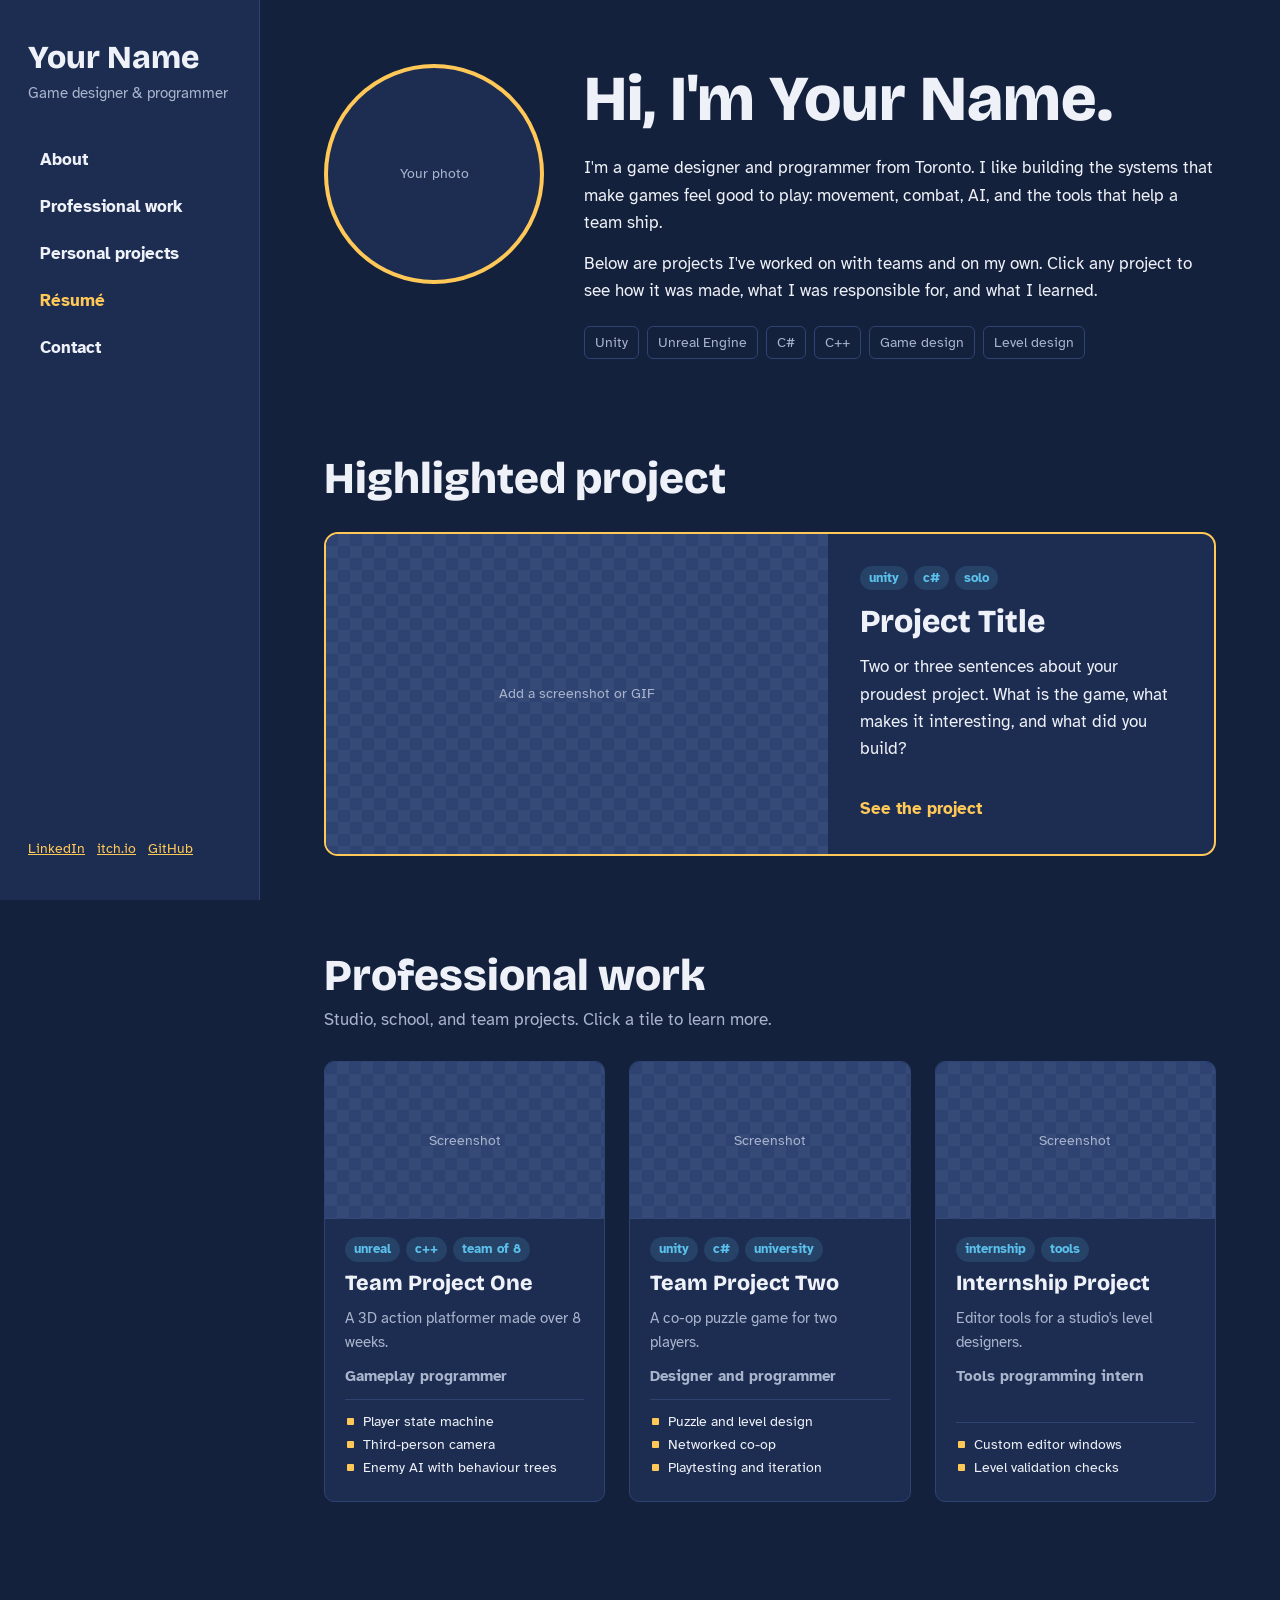
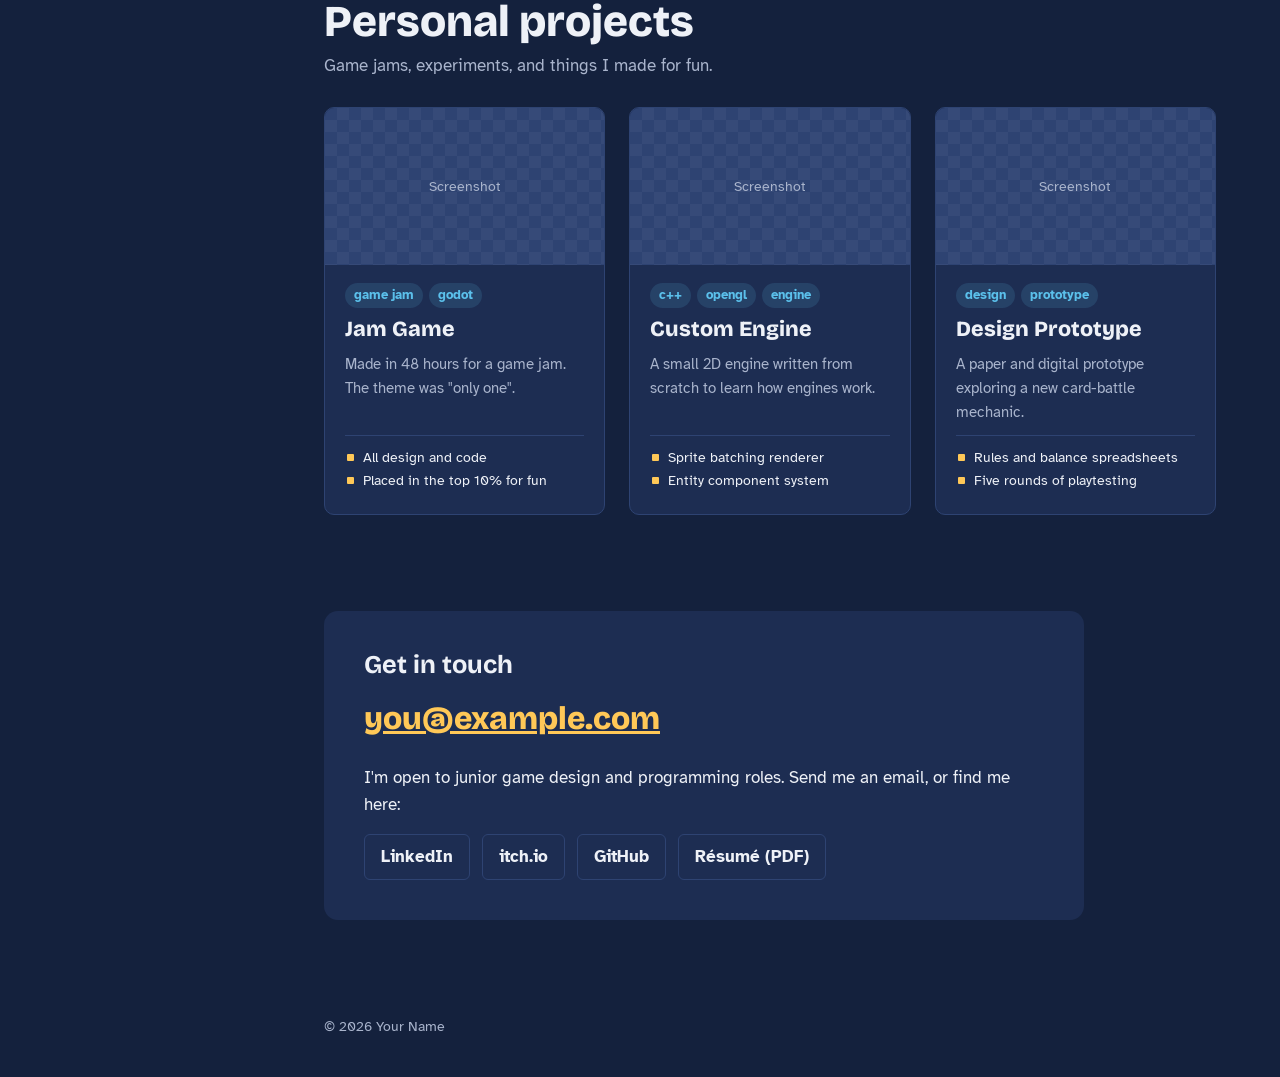
<file: portfolio.html>
<!DOCTYPE html>
<html lang="en">
<head>
<meta charset="UTF-8">
<meta name="viewport" content="width=device-width, initial-scale=1">
<title>Your Name – Game Design & Programming Portfolio</title>
<meta name="description" content="Game design and programming portfolio of Your Name.">
<link rel="preconnect" href="https://fonts.googleapis.com">
<link rel="preconnect" href="https://fonts.gstatic.com" crossorigin>
<link href="https://fonts.googleapis.com/css2?family=Bricolage+Grotesque:opsz,wght@12..96,500;12..96,800&family=Atkinson+Hyperlegible:ital,wght@0,400;0,700;1,400&display=swap" rel="stylesheet">

<style>
  /* ===== Colours: change these to restyle the whole site ===== */
  :root {
    --bg: #14213D;        /* page background */
    --panel: #1D2D52;     /* cards and sidebar */
    --line: #2E4372;      /* borders */
    --text: #EEF1F7;      /* main text */
    --muted: #A9B4CC;     /* secondary text */
    --coin: #FFC857;      /* main accent */
    --sky: #5BC0EB;       /* tag colour */
    --sidebar: 260px;
  }

  * { box-sizing: border-box; margin: 0; padding: 0; }
  html { scroll-behavior: smooth; scroll-padding-top: 24px; }
  @media (prefers-reduced-motion: reduce) { html { scroll-behavior: auto; } }

  body {
    background: var(--bg);
    color: var(--text);
    font-family: "Atkinson Hyperlegible", "Segoe UI", system-ui, sans-serif;
    font-size: 17px;
    line-height: 1.6;
  }
  h1, h2, h3 {
    font-family: "Bricolage Grotesque", "Arial Black", system-ui, sans-serif;
    line-height: 1.1;
  }
  a { color: var(--coin); }
  a:focus-visible, .tile:focus-visible { outline: 3px solid var(--coin); outline-offset: 3px; }
  img { max-width: 100%; display: block; }

  /* ===== Sidebar navigation ===== */
  .sidebar {
    position: fixed; inset: 0 auto 0 0; width: var(--sidebar);
    background: var(--panel); border-right: 1px solid var(--line);
    padding: 40px 28px; display: flex; flex-direction: column; gap: 32px;
  }
  .brand { text-decoration: none; color: var(--text); }
  .brand h1 { font-size: 2rem; font-weight: 800; }
  .brand p { color: var(--muted); font-size: .95rem; margin-top: 6px; }
  .nav { list-style: none; display: flex; flex-direction: column; gap: 4px; }
  .nav a {
    display: block; padding: 8px 12px; border-radius: 6px;
    color: var(--text); text-decoration: none; font-weight: 700;
  }
  .nav a:hover { background: var(--line); }
  .nav .resume { color: var(--coin); }
  .sidebar .socials { margin-top: auto; display: flex; flex-wrap: wrap; gap: 12px; font-size: .9rem; }

  /* ===== Main content ===== */
  main { margin-left: var(--sidebar); padding: 64px clamp(20px, 5vw, 72px) 40px; max-width: 1200px; }
  section { margin-bottom: 96px; }
  .section-head { margin-bottom: 28px; }
  .section-head h2 { font-size: clamp(2rem, 4vw, 2.75rem); font-weight: 800; }
  .section-head p { color: var(--muted); margin-top: 6px; }

  /* About */
  .about { display: grid; grid-template-columns: 220px 1fr; gap: 40px; align-items: start; }
  .portrait {
    aspect-ratio: 1; border-radius: 50%; overflow: hidden;
    border: 4px solid var(--coin); background: var(--panel);
    display: grid; place-items: center; color: var(--muted); font-size: .9rem;
  }
  .portrait img { width: 100%; height: 100%; object-fit: cover; }
  .about-text { max-width: 64ch; }
  .about-text h2 { font-size: clamp(2.4rem, 6vw, 4rem); font-weight: 800; margin-bottom: 20px; }
  .about-text p + p { margin-top: 14px; }
  .skills { display: flex; flex-wrap: wrap; gap: 8px; margin-top: 22px; list-style: none; }
  .skills li { border: 1px solid var(--line); border-radius: 6px; padding: 4px 10px; font-size: .9rem; color: var(--muted); }

  /* Highlighted project */
  .feature {
    display: grid; grid-template-columns: 1.3fr 1fr; gap: 0;
    background: var(--panel); border: 2px solid var(--coin); border-radius: 14px; overflow: hidden;
    text-decoration: none; color: var(--text);
  }
  .feature .shot { min-height: 320px; }
  .feature .info { padding: 32px; display: flex; flex-direction: column; gap: 14px; }
  .feature h3 { font-size: 2rem; font-weight: 800; }
  .feature .more { color: var(--coin); font-weight: 700; margin-top: auto; }

  /* Project tiles */
  .grid { display: grid; grid-template-columns: repeat(auto-fill, minmax(280px, 1fr)); gap: 24px; }
  .tile {
    display: flex; flex-direction: column;
    background: var(--panel); border: 1px solid var(--line); border-radius: 10px; overflow: hidden;
    text-decoration: none; color: var(--text);
    transition: transform .15s ease, border-color .15s ease;
  }
  .tile:hover { transform: translateY(-4px); border-color: var(--coin); }
  @media (prefers-reduced-motion: reduce) { .tile { transition: none; } .tile:hover { transform: none; } }
  .tile .shot { aspect-ratio: 16 / 9; }
  .tile .body { padding: 18px 20px 22px; display: flex; flex-direction: column; gap: 10px; flex: 1; }
  .tile h3 { font-size: 1.35rem; font-weight: 800; }
  .tile p { color: var(--muted); font-size: .95rem; }
  .role { font-size: .9rem; font-weight: 700; }
  .tile ul.did { list-style: none; font-size: .9rem; border-top: 1px solid var(--line); padding-top: 10px; margin-top: auto; }
  .tile ul.did li { padding-left: 18px; position: relative; }
  .tile ul.did li::before {
    content: ""; position: absolute; left: 2px; top: .6em;
    width: 7px; height: 7px; background: var(--coin); border-radius: 1px;
  }

  .tags { display: flex; flex-wrap: wrap; gap: 6px; list-style: none; }
  .tags li {
    font-size: .8rem; font-weight: 700; padding: 2px 9px; border-radius: 999px;
    background: rgba(91, 192, 235, .14); color: var(--sky);
  }

  /* Image placeholder — replace each .shot div's contents with an <img> */
  .shot {
    background-color: var(--line);
    background-image:
      linear-gradient(45deg, rgba(255,255,255,.04) 25%, transparent 25%, transparent 75%, rgba(255,255,255,.04) 75%),
      linear-gradient(45deg, rgba(255,255,255,.04) 25%, transparent 25%, transparent 75%, rgba(255,255,255,.04) 75%);
    background-size: 24px 24px; background-position: 0 0, 12px 12px;
    display: grid; place-items: center; color: var(--muted); font-size: .9rem;
  }
  .shot img { width: 100%; height: 100%; object-fit: cover; }

  /* Contact */
  .contact { background: var(--panel); border-radius: 14px; padding: 40px; max-width: 760px; }
  .contact .email { font-family: "Bricolage Grotesque", system-ui, sans-serif; font-size: clamp(1.3rem, 3vw, 2rem); font-weight: 800; display: inline-block; margin: 14px 0 20px; word-break: break-all; }
  .contact .links { display: flex; flex-wrap: wrap; gap: 12px; list-style: none; }
  .contact .links a { display: inline-block; padding: 8px 16px; border: 1px solid var(--line); border-radius: 6px; text-decoration: none; color: var(--text); font-weight: 700; }
  .contact .links a:hover { border-color: var(--coin); }

  footer { color: var(--muted); font-size: .85rem; }

  /* ===== Phones and small screens ===== */
  @media (max-width: 900px) {
    .sidebar {
      position: sticky; top: 0; inset: auto; width: 100%; z-index: 10;
      flex-direction: row; align-items: center; gap: 16px; padding: 12px 20px;
      border-right: none; border-bottom: 1px solid var(--line); overflow-x: auto;
    }
    .brand h1 { font-size: 1.3rem; white-space: nowrap; }
    .brand p, .sidebar .socials { display: none; }
    .nav { flex-direction: row; gap: 2px; }
    .nav a { white-space: nowrap; padding: 6px 10px; font-size: .9rem; }
    main { margin-left: 0; padding-top: 40px; }
    html { scroll-padding-top: 72px; }
    .about { grid-template-columns: 1fr; }
    .portrait { width: 160px; }
    .feature { grid-template-columns: 1fr; }
    .feature .shot { min-height: 200px; }
  }
</style>
</head>
<body>

<!-- ===================== SIDEBAR ===================== -->
<aside class="sidebar">
  <a class="brand" href="#about">
    <h1>Your Name</h1>
    <p>Game designer & programmer</p>
  </a>
  <ul class="nav">
    <li><a href="#about">About</a></li>
    <li><a href="#professional">Professional work</a></li>
    <li><a href="#personal">Personal projects</a></li>
    <li><a class="resume" href="resume.pdf">Résumé</a></li>
    <li><a href="#contact">Contact</a></li>
  </ul>
  <div class="socials">
    <a href="https://www.linkedin.com/">LinkedIn</a>
    <a href="https://itch.io/">itch.io</a>
    <a href="https://github.com/">GitHub</a>
  </div>
</aside>

<main>

  <!-- ===================== ABOUT ===================== -->
  <section id="about" class="about">
    <div class="portrait">
      <!-- Replace with: <img src="your-photo.jpg" alt="Photo of Your Name"> -->
      Your photo
    </div>
    <div class="about-text">
      <h2>Hi, I'm Your Name.</h2>
      <p>I'm a game designer and programmer from Toronto. I like building the systems that make games feel good to play: movement, combat, AI, and the tools that help a team ship.</p>
      <p>Below are projects I've worked on with teams and on my own. Click any project to see how it was made, what I was responsible for, and what I learned.</p>
      <ul class="skills">
        <li>Unity</li><li>Unreal Engine</li><li>C#</li><li>C++</li><li>Game design</li><li>Level design</li>
      </ul>
    </div>
  </section>

  <!-- ===================== HIGHLIGHTED PROJECT ===================== -->
  <section>
    <div class="section-head">
      <h2>Highlighted project</h2>
    </div>
    <a class="feature" href="#">
      <div class="shot">Add a screenshot or GIF</div>
      <div class="info">
        <ul class="tags"><li>unity</li><li>c#</li><li>solo</li></ul>
        <h3>Project Title</h3>
        <p>Two or three sentences about your proudest project. What is the game, what makes it interesting, and what did you build?</p>
        <span class="more">See the project</span>
      </div>
    </a>
  </section>

  <!-- ===================== PROFESSIONAL WORK ===================== -->
  <section id="professional">
    <div class="section-head">
      <h2>Professional work</h2>
      <p>Studio, school, and team projects. Click a tile to learn more.</p>
    </div>
    <div class="grid">

      <!-- Copy this whole <a class="tile">…</a> block to add another project -->
      <a class="tile" href="#">
        <div class="shot">Screenshot</div>
        <div class="body">
          <ul class="tags"><li>unreal</li><li>c++</li><li>team of 8</li></ul>
          <h3>Team Project One</h3>
          <p>A 3D action platformer made over 8 weeks.</p>
          <p class="role">Gameplay programmer</p>
          <ul class="did">
            <li>Player state machine</li>
            <li>Third-person camera</li>
            <li>Enemy AI with behaviour trees</li>
          </ul>
        </div>
      </a>

      <a class="tile" href="#">
        <div class="shot">Screenshot</div>
        <div class="body">
          <ul class="tags"><li>unity</li><li>c#</li><li>university</li></ul>
          <h3>Team Project Two</h3>
          <p>A co-op puzzle game for two players.</p>
          <p class="role">Designer and programmer</p>
          <ul class="did">
            <li>Puzzle and level design</li>
            <li>Networked co-op</li>
            <li>Playtesting and iteration</li>
          </ul>
        </div>
      </a>

      <a class="tile" href="#">
        <div class="shot">Screenshot</div>
        <div class="body">
          <ul class="tags"><li>internship</li><li>tools</li></ul>
          <h3>Internship Project</h3>
          <p>Editor tools for a studio's level designers.</p>
          <p class="role">Tools programming intern</p>
          <ul class="did">
            <li>Custom editor windows</li>
            <li>Level validation checks</li>
          </ul>
        </div>
      </a>

    </div>
  </section>

  <!-- ===================== PERSONAL PROJECTS ===================== -->
  <section id="personal">
    <div class="section-head">
      <h2>Personal projects</h2>
      <p>Game jams, experiments, and things I made for fun.</p>
    </div>
    <div class="grid">

      <a class="tile" href="#">
        <div class="shot">Screenshot</div>
        <div class="body">
          <ul class="tags"><li>game jam</li><li>godot</li></ul>
          <h3>Jam Game</h3>
          <p>Made in 48 hours for a game jam. The theme was "only one".</p>
          <ul class="did">
            <li>All design and code</li>
            <li>Placed in the top 10% for fun</li>
          </ul>
        </div>
      </a>

      <a class="tile" href="#">
        <div class="shot">Screenshot</div>
        <div class="body">
          <ul class="tags"><li>c++</li><li>opengl</li><li>engine</li></ul>
          <h3>Custom Engine</h3>
          <p>A small 2D engine written from scratch to learn how engines work.</p>
          <ul class="did">
            <li>Sprite batching renderer</li>
            <li>Entity component system</li>
          </ul>
        </div>
      </a>

      <a class="tile" href="#">
        <div class="shot">Screenshot</div>
        <div class="body">
          <ul class="tags"><li>design</li><li>prototype</li></ul>
          <h3>Design Prototype</h3>
          <p>A paper and digital prototype exploring a new card-battle mechanic.</p>
          <ul class="did">
            <li>Rules and balance spreadsheets</li>
            <li>Five rounds of playtesting</li>
          </ul>
        </div>
      </a>

    </div>
  </section>

  <!-- ===================== CONTACT ===================== -->
  <section id="contact">
    <div class="contact">
      <h2>Get in touch</h2>
      <a class="email" href="mailto:you@example.com">you@example.com</a>
      <p>I'm open to junior game design and programming roles. Send me an email, or find me here:</p>
      <ul class="links" style="margin-top:16px">
        <li><a href="https://www.linkedin.com/">LinkedIn</a></li>
        <li><a href="https://itch.io/">itch.io</a></li>
        <li><a href="https://github.com/">GitHub</a></li>
        <li><a href="resume.pdf">Résumé (PDF)</a></li>
      </ul>
    </div>
  </section>

  <footer>© 2026 Your Name</footer>

</main>
</body>
</html>
</file>
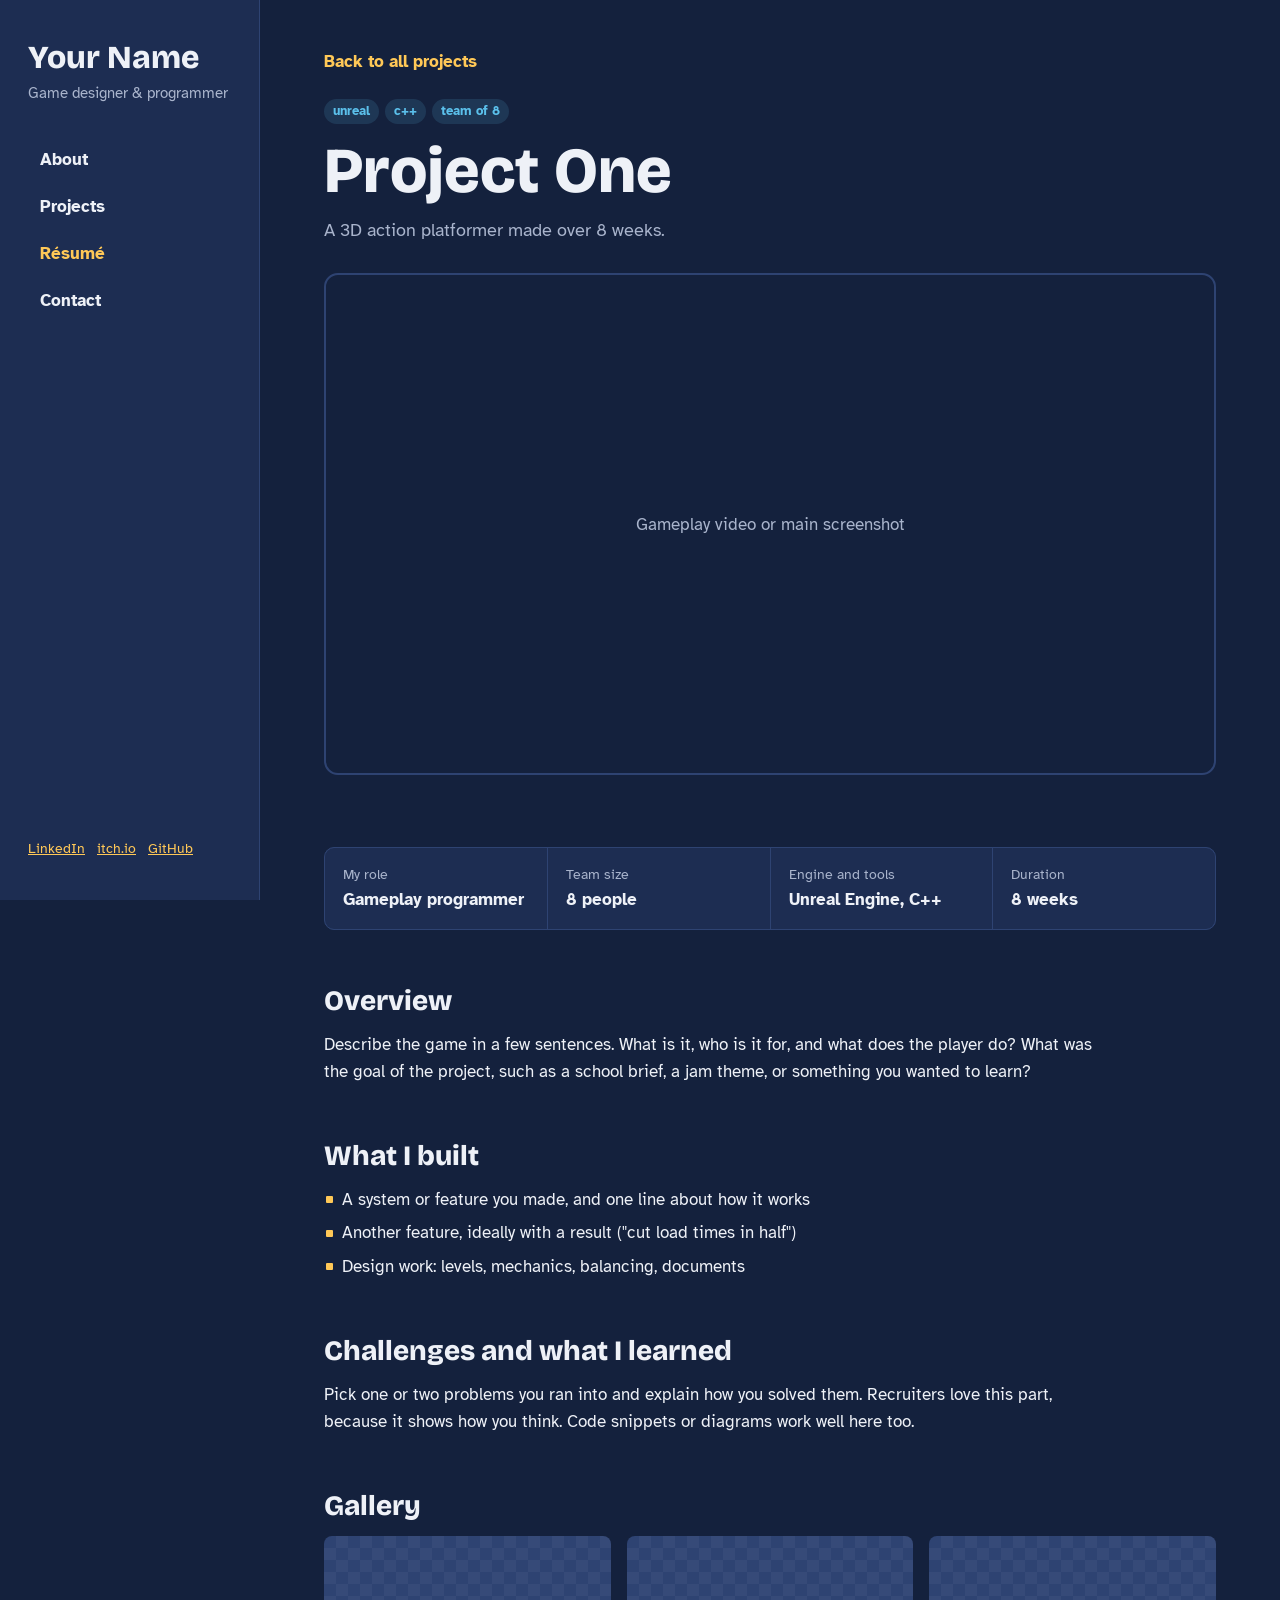
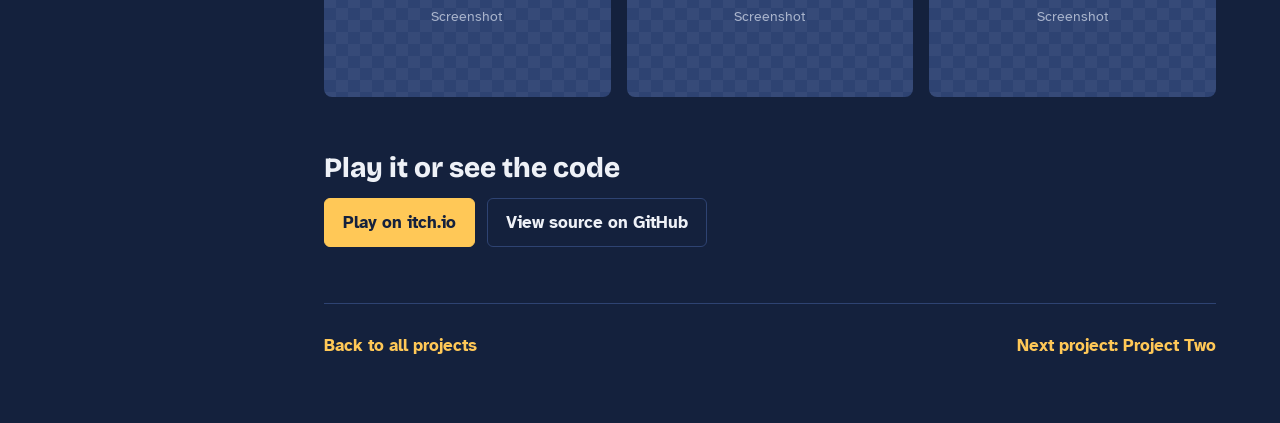
<file: project-one.html>
<!DOCTYPE html>
<html lang="en">
<head>
<meta charset="UTF-8">
<meta name="viewport" content="width=device-width, initial-scale=1">
<title>Project One – Your Name</title>
<link rel="preconnect" href="https://fonts.googleapis.com">
<link rel="preconnect" href="https://fonts.gstatic.com" crossorigin>
<link href="https://fonts.googleapis.com/css2?family=Bricolage+Grotesque:opsz,wght@12..96,500;12..96,800&family=Atkinson+Hyperlegible:ital,wght@0,400;0,700;1,400&display=swap" rel="stylesheet">
<!-- "../" means "go up one folder", because this page lives inside /projects -->
<link rel="stylesheet" href="../style.css">
</head>
<body>

<aside class="sidebar">
  <a class="brand" href="../index.html">
    <h1>Your Name</h1>
    <p>Game designer & programmer</p>
  </a>
  <ul class="nav">
    <li><a href="../index.html#about">About</a></li>
    <li><a href="../index.html#projects">Projects</a></li>
    <li><a class="resume" href="../resume.pdf">Résumé</a></li>
    <li><a href="../index.html#contact">Contact</a></li>
  </ul>
  <div class="socials">
    <a href="https://www.linkedin.com/">LinkedIn</a>
    <a href="https://itch.io/">itch.io</a>
    <a href="https://github.com/">GitHub</a>
  </div>
</aside>

<main class="detail">

  <a class="back" href="../index.html#projects">Back to all projects</a>

  <header class="detail-head">
    <ul class="tags"><li>unreal</li><li>c++</li><li>team of 8</li></ul>
    <h2>Project One</h2>
    <p class="lede">A 3D action platformer made over 8 weeks.</p>
  </header>

  <!-- Video or main screenshot for this project.
       Use <video src="../videos/project-video.mp4" controls playsinline></video>
       or <img src="../images/project-main.jpg" alt="..."> inside this div. -->
  <div class="showreel">
    <div class="placeholder">Gameplay video or main screenshot</div>
  </div>

  <dl class="facts">
    <div><dt>My role</dt><dd>Gameplay programmer</dd></div>
    <div><dt>Team size</dt><dd>8 people</dd></div>
    <div><dt>Engine and tools</dt><dd>Unreal Engine, C++</dd></div>
    <div><dt>Duration</dt><dd>8 weeks</dd></div>
  </dl>

  <section>
    <h3>Overview</h3>
    <p>Describe the game in a few sentences. What is it, who is it for, and what does the player do? What was the goal of the project, such as a school brief, a jam theme, or something you wanted to learn?</p>
  </section>

  <section>
    <h3>What I built</h3>
    <ul class="did">
      <li>A system or feature you made, and one line about how it works</li>
      <li>Another feature, ideally with a result ("cut load times in half")</li>
      <li>Design work: levels, mechanics, balancing, documents</li>
    </ul>
  </section>

  <section>
    <h3>Challenges and what I learned</h3>
    <p>Pick one or two problems you ran into and explain how you solved them. Recruiters love this part, because it shows how you think. Code snippets or diagrams work well here too.</p>
  </section>

  <section class="wide">
    <h3>Gallery</h3>
    <div class="gallery">
      <div class="shot">Screenshot</div>
      <div class="shot">Screenshot</div>
      <div class="shot">Screenshot</div>
    </div>
  </section>

  <section>
    <h3>Play it or see the code</h3>
    <div class="buttons">
      <a class="btn primary" href="https://itch.io/">Play on itch.io</a>
      <a class="btn" href="https://github.com/">View source on GitHub</a>
    </div>
  </section>

  <nav class="next-project">
    <a class="back" href="../index.html#projects">Back to all projects</a>
    <a class="back" href="project-two.html">Next project: Project Two</a>
  </nav>

</main>
</body>
</html>
</file>
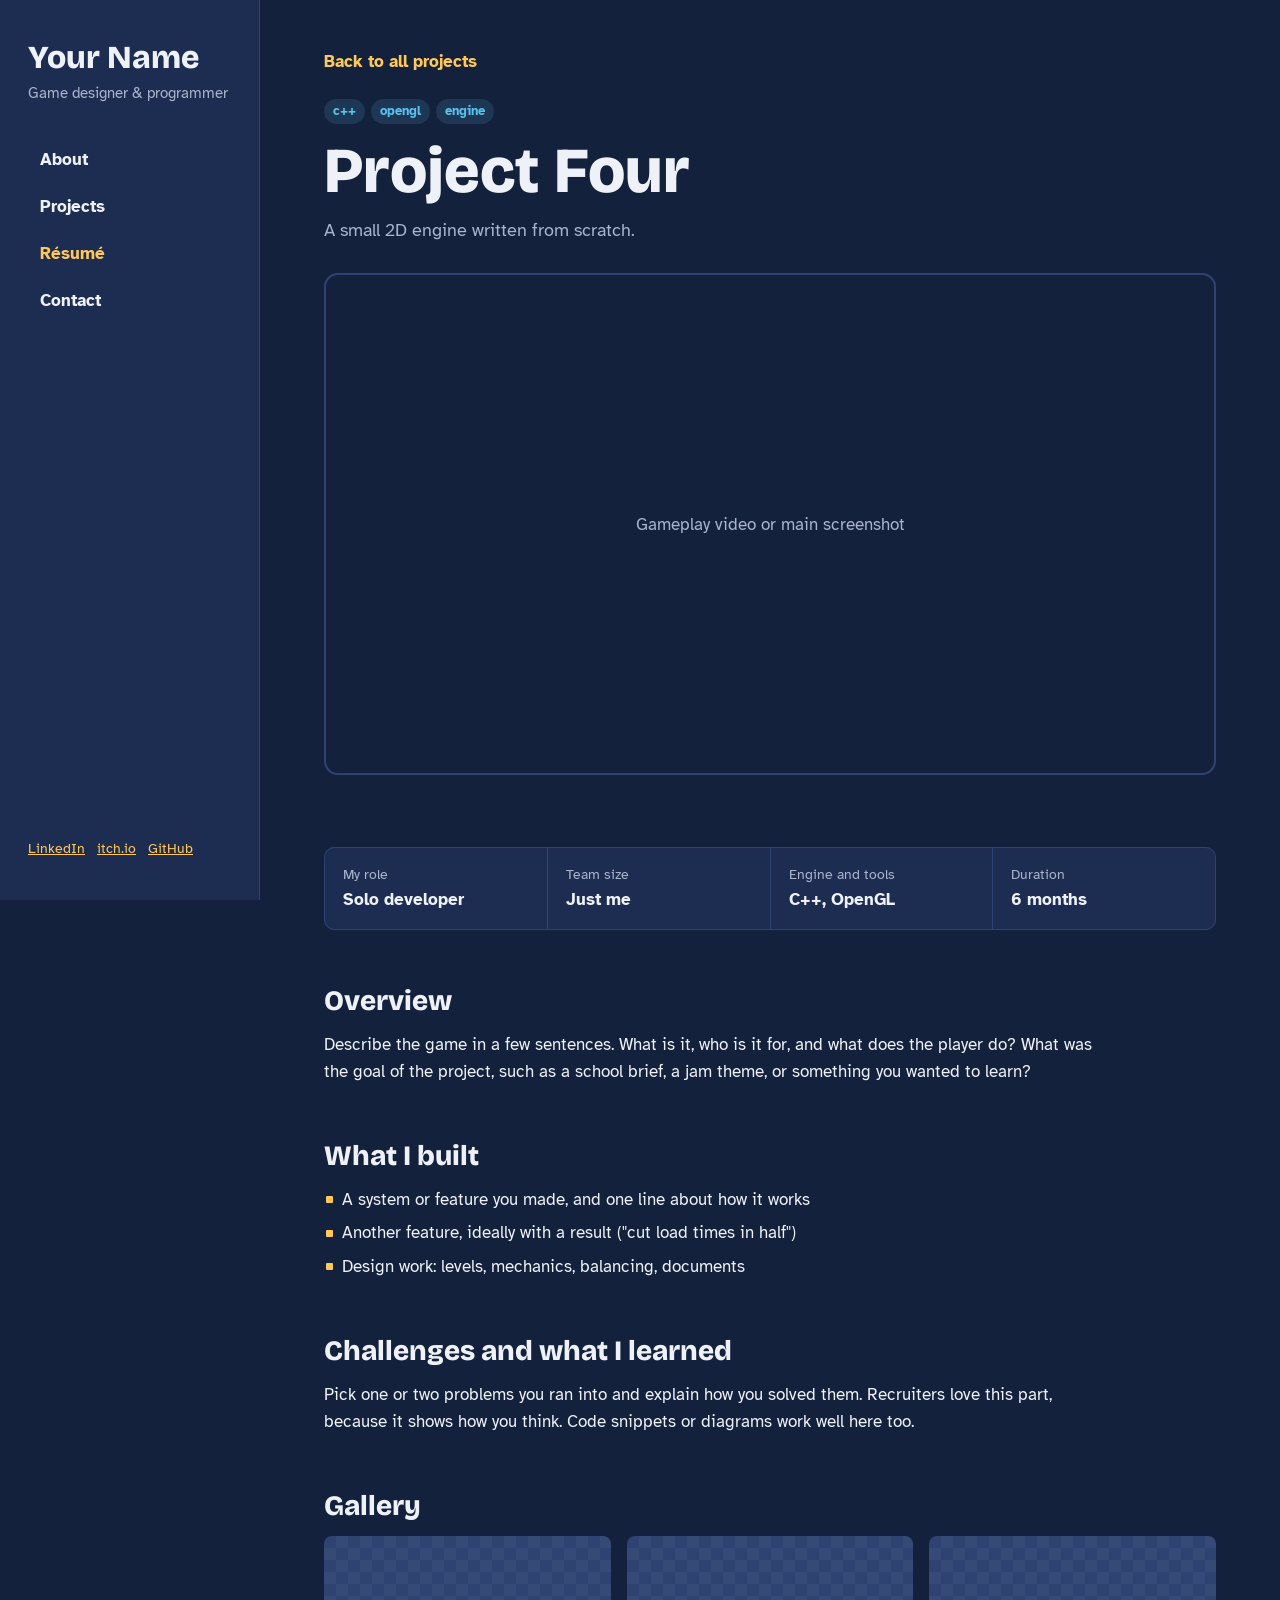
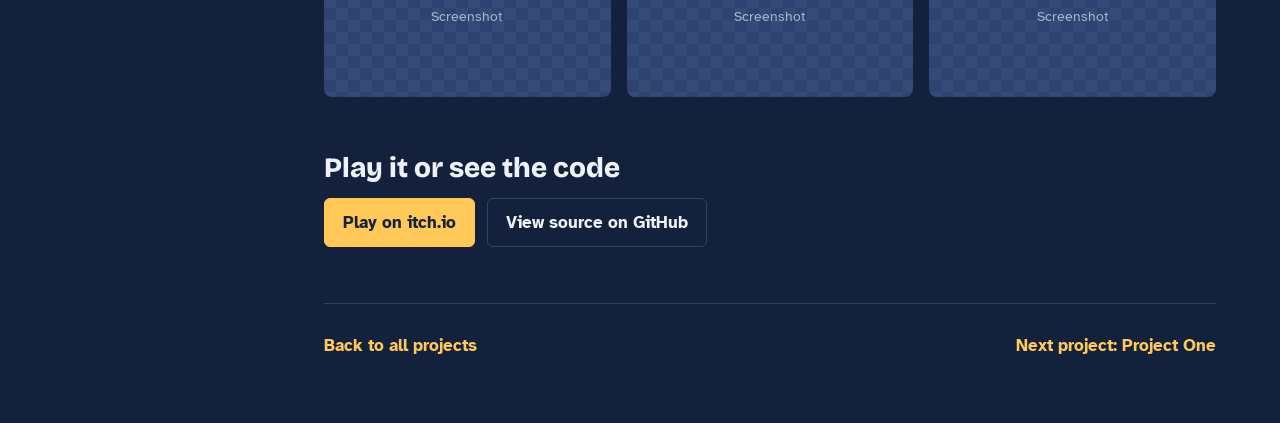
<file: projects/project-four.html>
<!DOCTYPE html>
<html lang="en">
<head>
<meta charset="UTF-8">
<meta name="viewport" content="width=device-width, initial-scale=1">
<title>Project Four – Your Name</title>
<link rel="preconnect" href="https://fonts.googleapis.com">
<link rel="preconnect" href="https://fonts.gstatic.com" crossorigin>
<link href="https://fonts.googleapis.com/css2?family=Bricolage+Grotesque:opsz,wght@12..96,500;12..96,800&family=Atkinson+Hyperlegible:ital,wght@0,400;0,700;1,400&display=swap" rel="stylesheet">
<!-- "../" means "go up one folder", because this page lives inside /projects -->
<link rel="stylesheet" href="../style.css">
</head>
<body>

<aside class="sidebar">
  <a class="brand" href="../index.html">
    <h1>Your Name</h1>
    <p>Game designer & programmer</p>
  </a>
  <ul class="nav">
    <li><a href="../index.html#about">About</a></li>
    <li><a href="../index.html#projects">Projects</a></li>
    <li><a class="resume" href="../resume.pdf">Résumé</a></li>
    <li><a href="../index.html#contact">Contact</a></li>
  </ul>
  <div class="socials">
    <a href="https://www.linkedin.com/">LinkedIn</a>
    <a href="https://itch.io/">itch.io</a>
    <a href="https://github.com/">GitHub</a>
  </div>
</aside>

<main class="detail">

  <a class="back" href="../index.html#projects">Back to all projects</a>

  <header class="detail-head">
    <ul class="tags"><li>c++</li><li>opengl</li><li>engine</li></ul>
    <h2>Project Four</h2>
    <p class="lede">A small 2D engine written from scratch.</p>
  </header>

  <!-- Video or main screenshot for this project.
       Use <video src="../videos/project-video.mp4" controls playsinline></video>
       or <img src="../images/project-main.jpg" alt="..."> inside this div. -->
  <div class="showreel">
    <div class="placeholder">Gameplay video or main screenshot</div>
  </div>

  <dl class="facts">
    <div><dt>My role</dt><dd>Solo developer</dd></div>
    <div><dt>Team size</dt><dd>Just me</dd></div>
    <div><dt>Engine and tools</dt><dd>C++, OpenGL</dd></div>
    <div><dt>Duration</dt><dd>6 months</dd></div>
  </dl>

  <section>
    <h3>Overview</h3>
    <p>Describe the game in a few sentences. What is it, who is it for, and what does the player do? What was the goal of the project, such as a school brief, a jam theme, or something you wanted to learn?</p>
  </section>

  <section>
    <h3>What I built</h3>
    <ul class="did">
      <li>A system or feature you made, and one line about how it works</li>
      <li>Another feature, ideally with a result ("cut load times in half")</li>
      <li>Design work: levels, mechanics, balancing, documents</li>
    </ul>
  </section>

  <section>
    <h3>Challenges and what I learned</h3>
    <p>Pick one or two problems you ran into and explain how you solved them. Recruiters love this part, because it shows how you think. Code snippets or diagrams work well here too.</p>
  </section>

  <section class="wide">
    <h3>Gallery</h3>
    <div class="gallery">
      <div class="shot">Screenshot</div>
      <div class="shot">Screenshot</div>
      <div class="shot">Screenshot</div>
    </div>
  </section>

  <section>
    <h3>Play it or see the code</h3>
    <div class="buttons">
      <a class="btn primary" href="https://itch.io/">Play on itch.io</a>
      <a class="btn" href="https://github.com/">View source on GitHub</a>
    </div>
  </section>

  <nav class="next-project">
    <a class="back" href="../index.html#projects">Back to all projects</a>
    <a class="back" href="project-one.html">Next project: Project One</a>
  </nav>

</main>
</body>
</html>
</file>
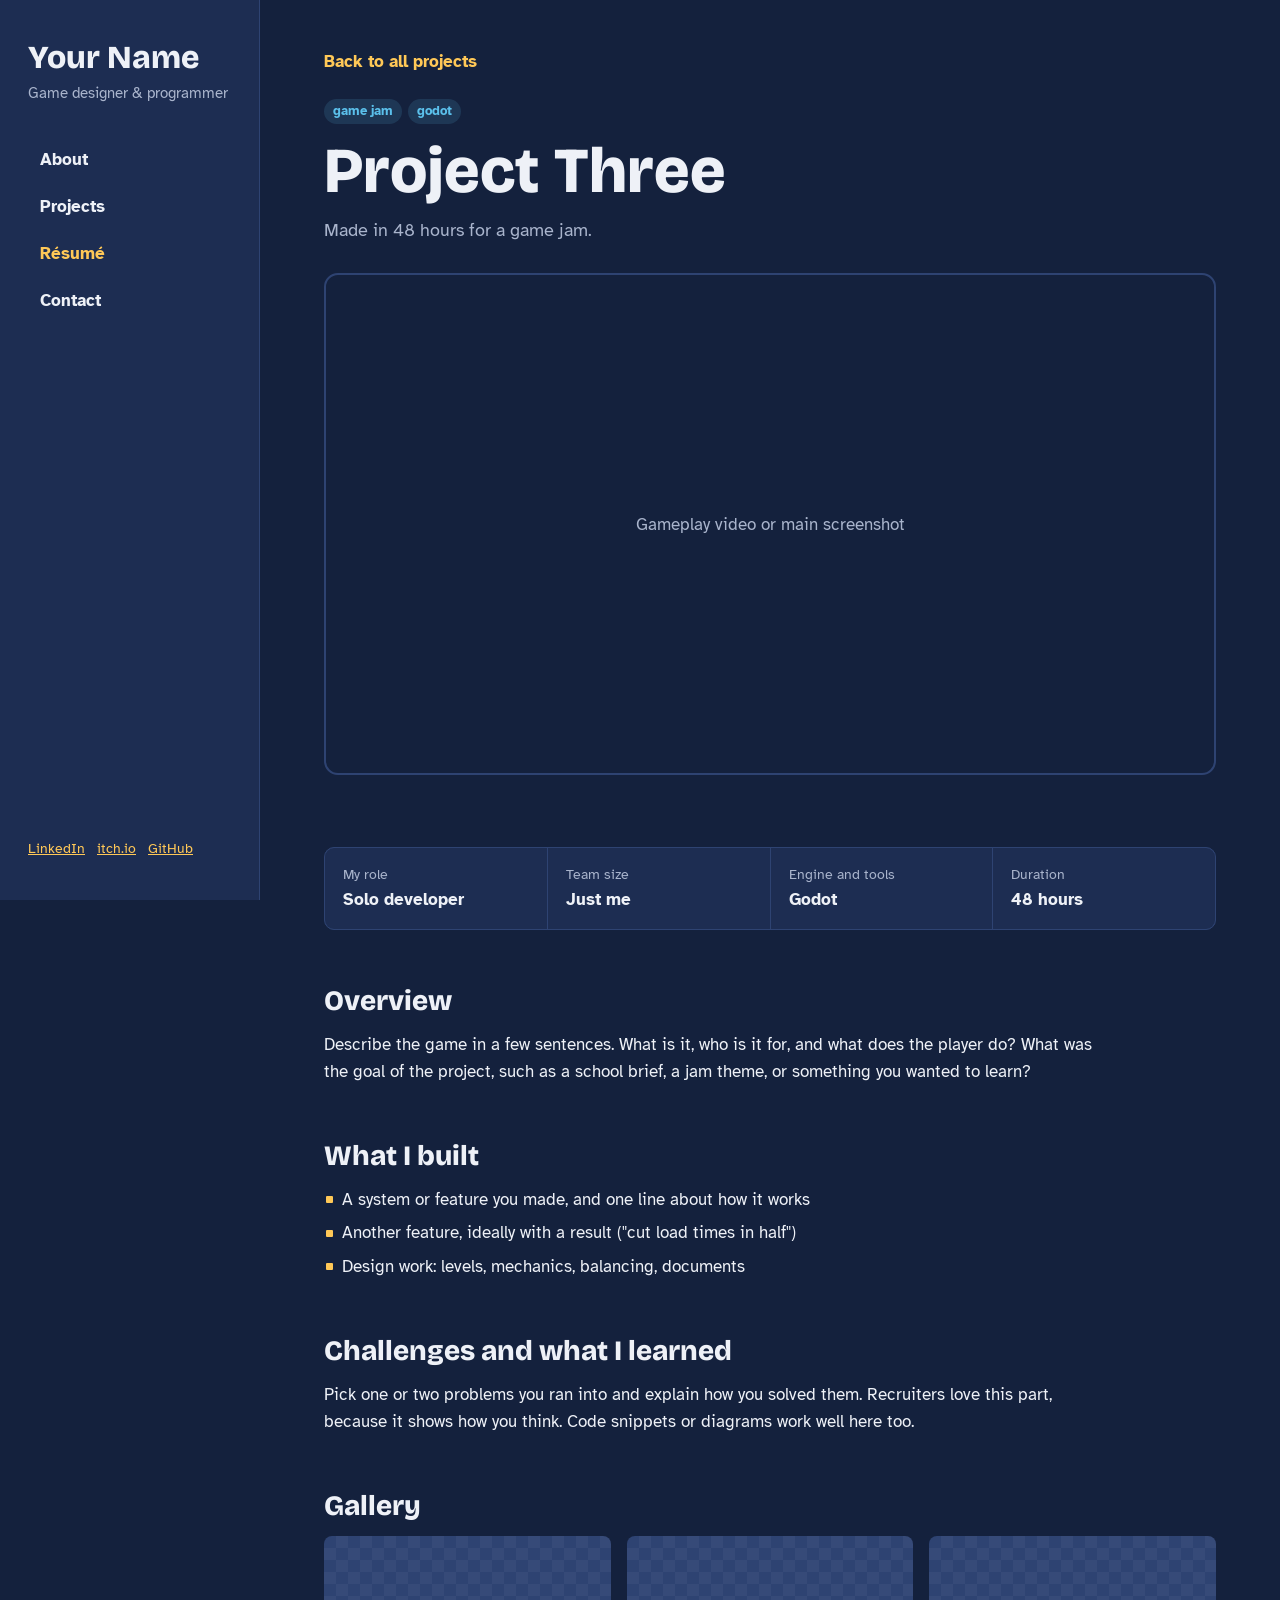
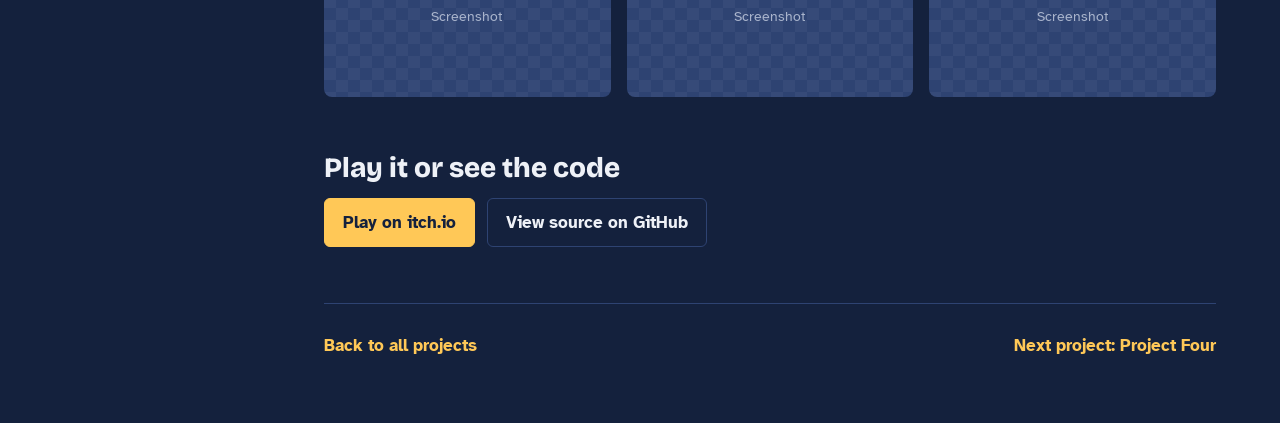
<file: projects/project-three.html>
<!DOCTYPE html>
<html lang="en">
<head>
<meta charset="UTF-8">
<meta name="viewport" content="width=device-width, initial-scale=1">
<title>Project Three – Your Name</title>
<link rel="preconnect" href="https://fonts.googleapis.com">
<link rel="preconnect" href="https://fonts.gstatic.com" crossorigin>
<link href="https://fonts.googleapis.com/css2?family=Bricolage+Grotesque:opsz,wght@12..96,500;12..96,800&family=Atkinson+Hyperlegible:ital,wght@0,400;0,700;1,400&display=swap" rel="stylesheet">
<!-- "../" means "go up one folder", because this page lives inside /projects -->
<link rel="stylesheet" href="../style.css">
</head>
<body>

<aside class="sidebar">
  <a class="brand" href="../index.html">
    <h1>Your Name</h1>
    <p>Game designer & programmer</p>
  </a>
  <ul class="nav">
    <li><a href="../index.html#about">About</a></li>
    <li><a href="../index.html#projects">Projects</a></li>
    <li><a class="resume" href="../resume.pdf">Résumé</a></li>
    <li><a href="../index.html#contact">Contact</a></li>
  </ul>
  <div class="socials">
    <a href="https://www.linkedin.com/">LinkedIn</a>
    <a href="https://itch.io/">itch.io</a>
    <a href="https://github.com/">GitHub</a>
  </div>
</aside>

<main class="detail">

  <a class="back" href="../index.html#projects">Back to all projects</a>

  <header class="detail-head">
    <ul class="tags"><li>game jam</li><li>godot</li></ul>
    <h2>Project Three</h2>
    <p class="lede">Made in 48 hours for a game jam.</p>
  </header>

  <!-- Video or main screenshot for this project.
       Use <video src="../videos/project-video.mp4" controls playsinline></video>
       or <img src="../images/project-main.jpg" alt="..."> inside this div. -->
  <div class="showreel">
    <div class="placeholder">Gameplay video or main screenshot</div>
  </div>

  <dl class="facts">
    <div><dt>My role</dt><dd>Solo developer</dd></div>
    <div><dt>Team size</dt><dd>Just me</dd></div>
    <div><dt>Engine and tools</dt><dd>Godot</dd></div>
    <div><dt>Duration</dt><dd>48 hours</dd></div>
  </dl>

  <section>
    <h3>Overview</h3>
    <p>Describe the game in a few sentences. What is it, who is it for, and what does the player do? What was the goal of the project, such as a school brief, a jam theme, or something you wanted to learn?</p>
  </section>

  <section>
    <h3>What I built</h3>
    <ul class="did">
      <li>A system or feature you made, and one line about how it works</li>
      <li>Another feature, ideally with a result ("cut load times in half")</li>
      <li>Design work: levels, mechanics, balancing, documents</li>
    </ul>
  </section>

  <section>
    <h3>Challenges and what I learned</h3>
    <p>Pick one or two problems you ran into and explain how you solved them. Recruiters love this part, because it shows how you think. Code snippets or diagrams work well here too.</p>
  </section>

  <section class="wide">
    <h3>Gallery</h3>
    <div class="gallery">
      <div class="shot">Screenshot</div>
      <div class="shot">Screenshot</div>
      <div class="shot">Screenshot</div>
    </div>
  </section>

  <section>
    <h3>Play it or see the code</h3>
    <div class="buttons">
      <a class="btn primary" href="https://itch.io/">Play on itch.io</a>
      <a class="btn" href="https://github.com/">View source on GitHub</a>
    </div>
  </section>

  <nav class="next-project">
    <a class="back" href="../index.html#projects">Back to all projects</a>
    <a class="back" href="project-four.html">Next project: Project Four</a>
  </nav>

</main>
</body>
</html>
</file>
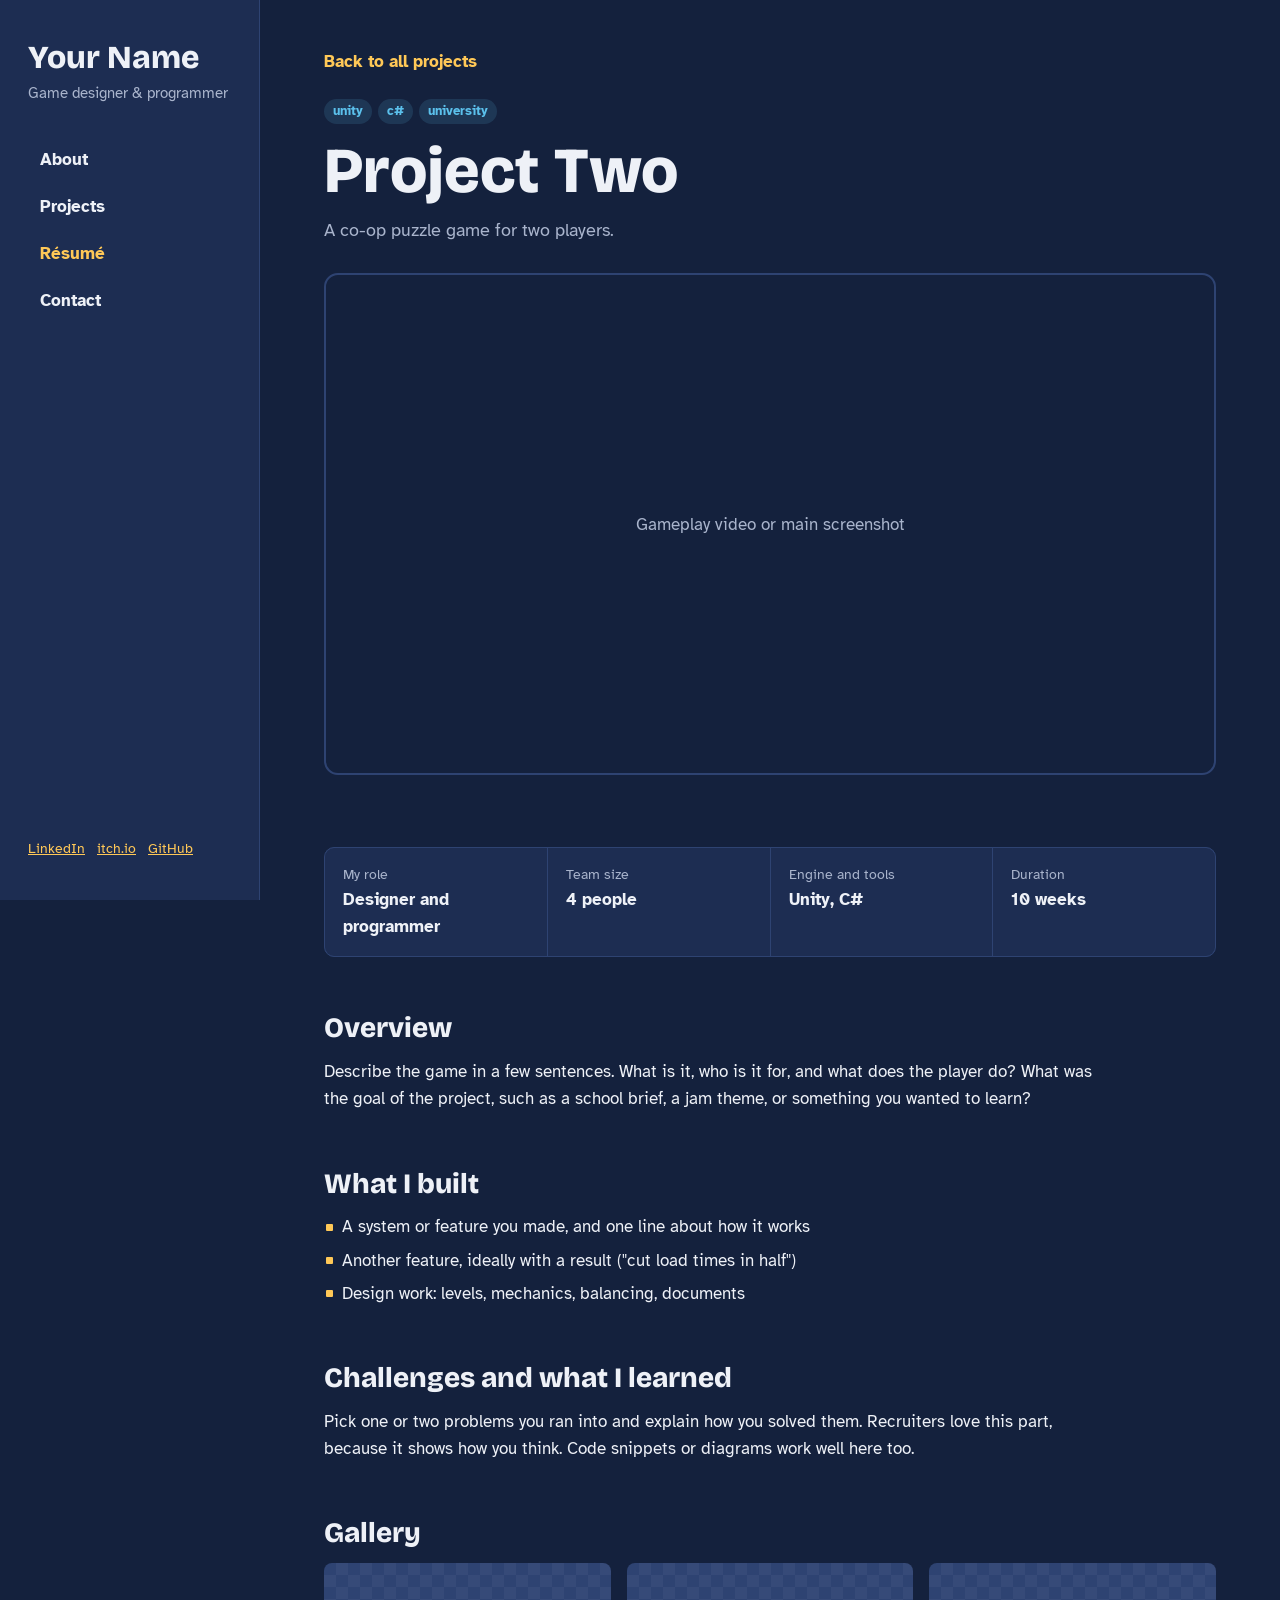
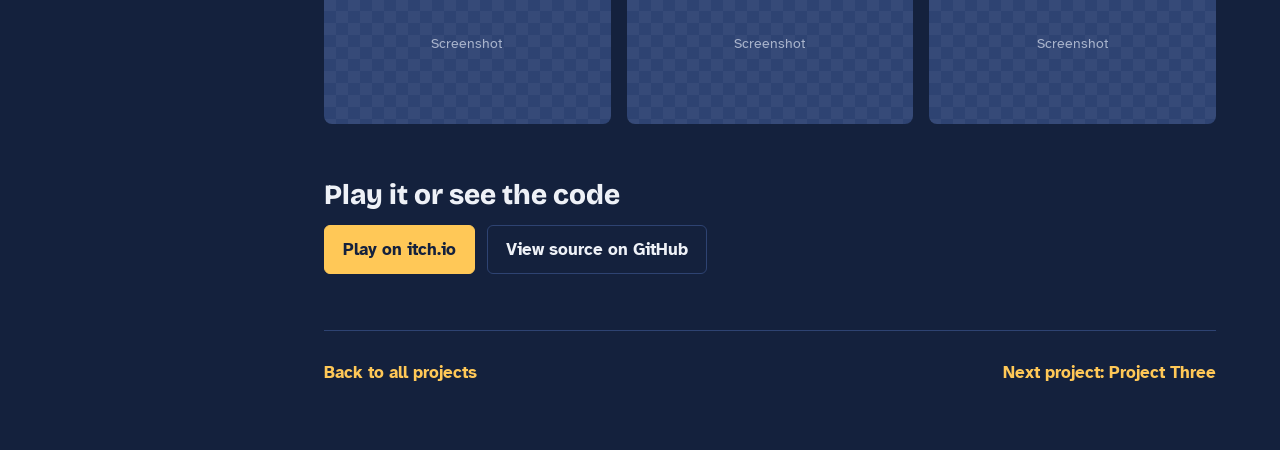
<file: projects/project-two.html>
<!DOCTYPE html>
<html lang="en">
<head>
<meta charset="UTF-8">
<meta name="viewport" content="width=device-width, initial-scale=1">
<title>Project Two – Your Name</title>
<link rel="preconnect" href="https://fonts.googleapis.com">
<link rel="preconnect" href="https://fonts.gstatic.com" crossorigin>
<link href="https://fonts.googleapis.com/css2?family=Bricolage+Grotesque:opsz,wght@12..96,500;12..96,800&family=Atkinson+Hyperlegible:ital,wght@0,400;0,700;1,400&display=swap" rel="stylesheet">
<!-- "../" means "go up one folder", because this page lives inside /projects -->
<link rel="stylesheet" href="../style.css">
</head>
<body>

<aside class="sidebar">
  <a class="brand" href="../index.html">
    <h1>Your Name</h1>
    <p>Game designer & programmer</p>
  </a>
  <ul class="nav">
    <li><a href="../index.html#about">About</a></li>
    <li><a href="../index.html#projects">Projects</a></li>
    <li><a class="resume" href="../resume.pdf">Résumé</a></li>
    <li><a href="../index.html#contact">Contact</a></li>
  </ul>
  <div class="socials">
    <a href="https://www.linkedin.com/">LinkedIn</a>
    <a href="https://itch.io/">itch.io</a>
    <a href="https://github.com/">GitHub</a>
  </div>
</aside>

<main class="detail">

  <a class="back" href="../index.html#projects">Back to all projects</a>

  <header class="detail-head">
    <ul class="tags"><li>unity</li><li>c#</li><li>university</li></ul>
    <h2>Project Two</h2>
    <p class="lede">A co-op puzzle game for two players.</p>
  </header>

  <!-- Video or main screenshot for this project.
       Use <video src="../videos/project-video.mp4" controls playsinline></video>
       or <img src="../images/project-main.jpg" alt="..."> inside this div. -->
  <div class="showreel">
    <div class="placeholder">Gameplay video or main screenshot</div>
  </div>

  <dl class="facts">
    <div><dt>My role</dt><dd>Designer and programmer</dd></div>
    <div><dt>Team size</dt><dd>4 people</dd></div>
    <div><dt>Engine and tools</dt><dd>Unity, C#</dd></div>
    <div><dt>Duration</dt><dd>10 weeks</dd></div>
  </dl>

  <section>
    <h3>Overview</h3>
    <p>Describe the game in a few sentences. What is it, who is it for, and what does the player do? What was the goal of the project, such as a school brief, a jam theme, or something you wanted to learn?</p>
  </section>

  <section>
    <h3>What I built</h3>
    <ul class="did">
      <li>A system or feature you made, and one line about how it works</li>
      <li>Another feature, ideally with a result ("cut load times in half")</li>
      <li>Design work: levels, mechanics, balancing, documents</li>
    </ul>
  </section>

  <section>
    <h3>Challenges and what I learned</h3>
    <p>Pick one or two problems you ran into and explain how you solved them. Recruiters love this part, because it shows how you think. Code snippets or diagrams work well here too.</p>
  </section>

  <section class="wide">
    <h3>Gallery</h3>
    <div class="gallery">
      <div class="shot">Screenshot</div>
      <div class="shot">Screenshot</div>
      <div class="shot">Screenshot</div>
    </div>
  </section>

  <section>
    <h3>Play it or see the code</h3>
    <div class="buttons">
      <a class="btn primary" href="https://itch.io/">Play on itch.io</a>
      <a class="btn" href="https://github.com/">View source on GitHub</a>
    </div>
  </section>

  <nav class="next-project">
    <a class="back" href="../index.html#projects">Back to all projects</a>
    <a class="back" href="project-three.html">Next project: Project Three</a>
  </nav>

</main>
</body>
</html>
</file>
<file: style.css>
/* ===== Colours: change these to restyle the whole site ===== */
:root {
  --bg: #14213D;        /* page background */
  --panel: #1D2D52;     /* cards and sidebar */
  --line: #2E4372;      /* borders */
  --text: #EEF1F7;      /* main text */
  --muted: #A9B4CC;     /* secondary text */
  --coin: #FFC857;      /* main accent */
  --sky: #5BC0EB;       /* tag colour */
  --sidebar: 260px;
}

* { box-sizing: border-box; margin: 0; padding: 0; }
html { scroll-behavior: smooth; scroll-padding-top: 24px; }
@media (prefers-reduced-motion: reduce) { html { scroll-behavior: auto; } }

body {
  background: var(--bg);
  color: var(--text);
  font-family: "Atkinson Hyperlegible", "Segoe UI", system-ui, sans-serif;
  font-size: 17px;
  line-height: 1.6;
}
h1, h2, h3 {
  font-family: "Bricolage Grotesque", "Arial Black", system-ui, sans-serif;
  line-height: 1.1;
}
a { color: var(--coin); }
a:focus-visible, .tile:focus-visible { outline: 3px solid var(--coin); outline-offset: 3px; }
img { max-width: 100%; display: block; }

/* ===== Sidebar navigation ===== */
.sidebar {
  position: fixed; inset: 0 auto 0 0; width: var(--sidebar);
  background: var(--panel); border-right: 1px solid var(--line);
  padding: 40px 28px; display: flex; flex-direction: column; gap: 32px;
}
.brand { text-decoration: none; color: var(--text); }
.brand h1 { font-size: 2rem; font-weight: 800; }
.brand p { color: var(--muted); font-size: .95rem; margin-top: 6px; }
.nav { list-style: none; display: flex; flex-direction: column; gap: 4px; }
.nav a {
  display: block; padding: 8px 12px; border-radius: 6px;
  color: var(--text); text-decoration: none; font-weight: 700;
}
.nav a:hover { background: var(--line); }
.nav .resume { color: var(--coin); }
.sidebar .socials { margin-top: auto; display: flex; flex-wrap: wrap; gap: 12px; font-size: .9rem; }

/* ===== Main content ===== */
main { margin-left: var(--sidebar); padding: 48px clamp(20px, 5vw, 72px) 40px; max-width: 1200px; }
section { margin-bottom: 96px; }
.section-head { margin-bottom: 28px; }
.section-head h2 { font-size: clamp(2rem, 4vw, 2.75rem); font-weight: 800; }
.section-head p { color: var(--muted); margin-top: 6px; }

/* ===== Video at the top ===== */
.showreel {
  position: relative; margin-bottom: 72px;
  aspect-ratio: 16 / 9; max-height: 72vh; width: 100%;
  border-radius: 14px; overflow: hidden;
  border: 2px solid var(--line);
}
.showreel video, .showreel iframe {
  position: absolute; inset: 0; width: 100%; height: 100%;
  object-fit: cover; border: 0;
}
.showreel .placeholder {
  position: absolute; inset: 0; display: grid; place-items: center;
  color: var(--muted); text-align: center; padding: 20px;
}

/* About */
.about { display: grid; grid-template-columns: 220px 1fr; gap: 40px; align-items: start; }
.portrait {
  aspect-ratio: 1; border-radius: 50%; overflow: hidden;
  border: 4px solid var(--coin); background: var(--panel);
  display: grid; place-items: center; color: var(--muted); font-size: .9rem;
}
.portrait img { width: 100%; height: 100%; object-fit: cover; }
.about-text { max-width: 64ch; }
.about-text h2 { font-size: clamp(2.4rem, 6vw, 4rem); font-weight: 800; margin-bottom: 20px; }
.about-text p + p { margin-top: 14px; }
.skills { display: flex; flex-wrap: wrap; gap: 8px; margin-top: 22px; list-style: none; }
.skills li { border: 1px solid var(--line); border-radius: 6px; padding: 4px 10px; font-size: .9rem; color: var(--muted); }

/* ===== Project tiles ===== */
.grid { display: grid; grid-template-columns: repeat(auto-fill, minmax(280px, 1fr)); gap: 24px; }
.tile {
  display: flex; flex-direction: column;
  background: var(--panel); border: 1px solid var(--line); border-radius: 10px; overflow: hidden;
  text-decoration: none; color: var(--text);
  transition: transform .15s ease, border-color .15s ease;
}
.tile:hover { transform: translateY(-4px); border-color: var(--coin); }
@media (prefers-reduced-motion: reduce) { .tile { transition: none; } .tile:hover { transform: none; } }
.tile .shot { aspect-ratio: 16 / 9; }
.tile .body { padding: 18px 20px 22px; display: flex; flex-direction: column; gap: 10px; flex: 1; }
.tile h3 { font-size: 1.35rem; font-weight: 800; }
.tile p { color: var(--muted); font-size: .95rem; }
.role { font-size: .9rem; font-weight: 700; }
.tile ul.did { list-style: none; font-size: .9rem; border-top: 1px solid var(--line); padding-top: 10px; margin-top: auto; }
.tile .view {
  align-self: flex-start; margin-top: 6px;
  background: var(--coin); color: var(--bg); font-weight: 700; font-size: .9rem;
  padding: 7px 14px; border-radius: 6px;
}
.tile:hover .view { filter: brightness(1.1); }

ul.did li, .detail ul.did li { padding-left: 18px; position: relative; }
ul.did li::before {
  content: ""; position: absolute; left: 2px; top: .6em;
  width: 7px; height: 7px; background: var(--coin); border-radius: 1px;
}

.tags { display: flex; flex-wrap: wrap; gap: 6px; list-style: none; }
.tags li {
  font-size: .8rem; font-weight: 700; padding: 2px 9px; border-radius: 999px;
  background: rgba(91, 192, 235, .14); color: var(--sky);
}

/* Image placeholder — replace each .shot div's contents with an <img> */
.shot {
  background-color: var(--line);
  background-image:
    linear-gradient(45deg, rgba(255,255,255,.04) 25%, transparent 25%, transparent 75%, rgba(255,255,255,.04) 75%),
    linear-gradient(45deg, rgba(255,255,255,.04) 25%, transparent 25%, transparent 75%, rgba(255,255,255,.04) 75%);
  background-size: 24px 24px; background-position: 0 0, 12px 12px;
  display: grid; place-items: center; color: var(--muted); font-size: .9rem;
}
.shot img { width: 100%; height: 100%; object-fit: cover; }

/* Contact */
.contact { background: var(--panel); border-radius: 14px; padding: 40px; max-width: 760px; }
.contact .email { font-family: "Bricolage Grotesque", system-ui, sans-serif; font-size: clamp(1.3rem, 3vw, 2rem); font-weight: 800; display: inline-block; margin: 14px 0 20px; word-break: break-all; }
.contact .links { display: flex; flex-wrap: wrap; gap: 12px; list-style: none; margin-top: 16px; }
.contact .links a { display: inline-block; padding: 8px 16px; border: 1px solid var(--line); border-radius: 6px; text-decoration: none; color: var(--text); font-weight: 700; }
.contact .links a:hover { border-color: var(--coin); }

footer { color: var(--muted); font-size: .85rem; }

/* ===== Project detail pages ===== */
.back { display: inline-block; margin-bottom: 24px; font-weight: 700; text-decoration: none; }
.back:hover { text-decoration: underline; }
.detail-head { margin-bottom: 28px; }
.detail-head h2 { font-size: clamp(2.4rem, 6vw, 4rem); font-weight: 800; margin: 12px 0 10px; }
.detail-head .lede { color: var(--muted); font-size: 1.15rem; max-width: 60ch; }
.facts {
  display: grid; grid-template-columns: repeat(auto-fit, minmax(150px, 1fr)); gap: 1px;
  background: var(--line); border: 1px solid var(--line); border-radius: 10px; overflow: hidden;
  margin: 32px 0 56px;
}
.facts div { background: var(--panel); padding: 16px 18px; }
.facts dt { color: var(--muted); font-size: .85rem; }
.facts dd { font-weight: 700; }
.detail section { margin-bottom: 56px; max-width: 70ch; }
.detail section.wide { max-width: none; }
.detail h3 { font-size: 1.75rem; font-weight: 800; margin-bottom: 14px; }
.detail p + p { margin-top: 14px; }
.detail ul.did { list-style: none; display: grid; gap: 6px; }
.gallery { display: grid; grid-template-columns: repeat(auto-fill, minmax(260px, 1fr)); gap: 16px; }
.gallery .shot { aspect-ratio: 16 / 9; border-radius: 8px; overflow: hidden; }
.buttons { display: flex; flex-wrap: wrap; gap: 12px; }
.btn {
  display: inline-block; padding: 10px 18px; border-radius: 6px; font-weight: 700; text-decoration: none;
  border: 1px solid var(--line); color: var(--text);
}
.btn.primary { background: var(--coin); border-color: var(--coin); color: var(--bg); }
.btn:hover { border-color: var(--coin); }
.next-project { border-top: 1px solid var(--line); padding-top: 28px; display: flex; justify-content: space-between; gap: 16px; flex-wrap: wrap; }

/* ===== Phones and small screens ===== */
@media (max-width: 900px) {
  .sidebar {
    position: sticky; top: 0; inset: auto; width: 100%; z-index: 10;
    flex-direction: row; align-items: center; gap: 16px; padding: 12px 20px;
    border-right: none; border-bottom: 1px solid var(--line); overflow-x: auto;
  }
  .brand h1 { font-size: 1.3rem; white-space: nowrap; }
  .brand p, .sidebar .socials { display: none; }
  .nav { flex-direction: row; gap: 2px; }
  .nav a { white-space: nowrap; padding: 6px 10px; font-size: .9rem; }
  main { margin-left: 0; padding-top: 28px; }
  html { scroll-padding-top: 72px; }
  .about { grid-template-columns: 1fr; }
  .portrait { width: 160px; }
  .showreel { margin-bottom: 48px; }
}
</file>
